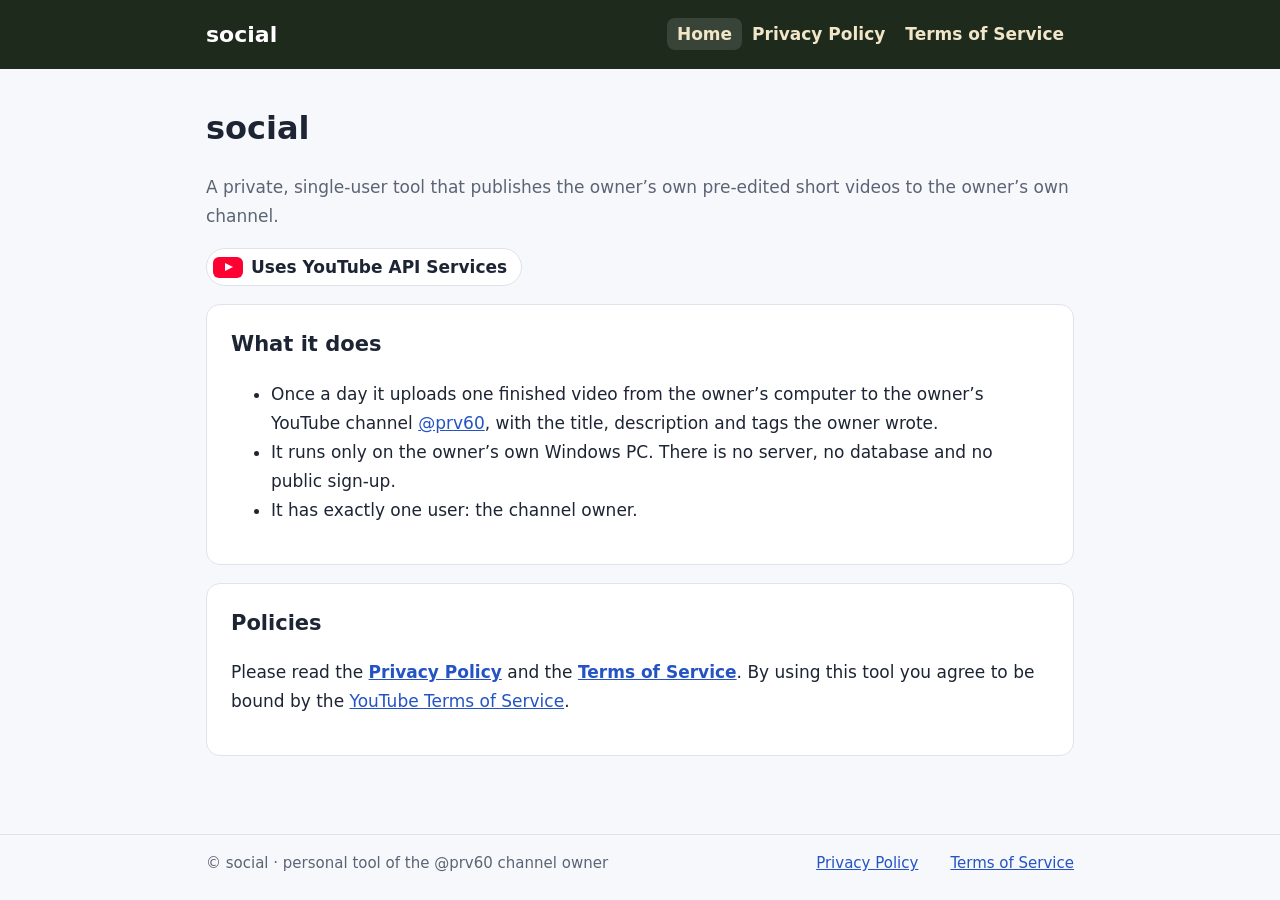
<file: index.html>
<!doctype html>
<html lang="en">
<head>
<meta charset="utf-8">
<meta name="viewport" content="width=device-width, initial-scale=1">
<title>social — personal publishing tool</title>
<link rel="stylesheet" href="style.css">
</head>
<body>
<header><div class="bar">
  <span class="brand">social</span>
  <nav><a class="on" href="./">Home</a><a href="privacy.html">Privacy Policy</a><a href="terms.html">Terms of Service</a></nav>
</div></header>
<main>
  <h1>social</h1>
  <p class="muted">A private, single-user tool that publishes the owner’s own pre-edited short videos to the owner’s own channel.</p>
  <p><span class="yt"><i></i>Uses YouTube API Services</span></p>

  <div class="card">
    <h2 style="margin-top:0">What it does</h2>
    <ul>
      <li>Once a day it uploads one finished video from the owner’s computer to the owner’s YouTube channel <a href="https://www.youtube.com/@prv60">@prv60</a>, with the title, description and tags the owner wrote.</li>
      <li>It runs only on the owner’s own Windows PC. There is no server, no database and no public sign-up.</li>
      <li>It has exactly one user: the channel owner.</li>
    </ul>
  </div>

  <div class="card">
    <h2 style="margin-top:0">Policies</h2>
    <p>Please read the <a href="privacy.html"><b>Privacy Policy</b></a> and the <a href="terms.html"><b>Terms of Service</b></a>.
    By using this tool you agree to be bound by the <a href="https://www.youtube.com/t/terms">YouTube Terms of Service</a>.</p>
  </div>
</main>
<footer><div class="bar">© social · personal tool of the @prv60 channel owner <span style="margin-inline-start:auto"></span>
  <a href="privacy.html">Privacy Policy</a><a href="terms.html">Terms of Service</a></div></footer>
</body>
</html>
</file>
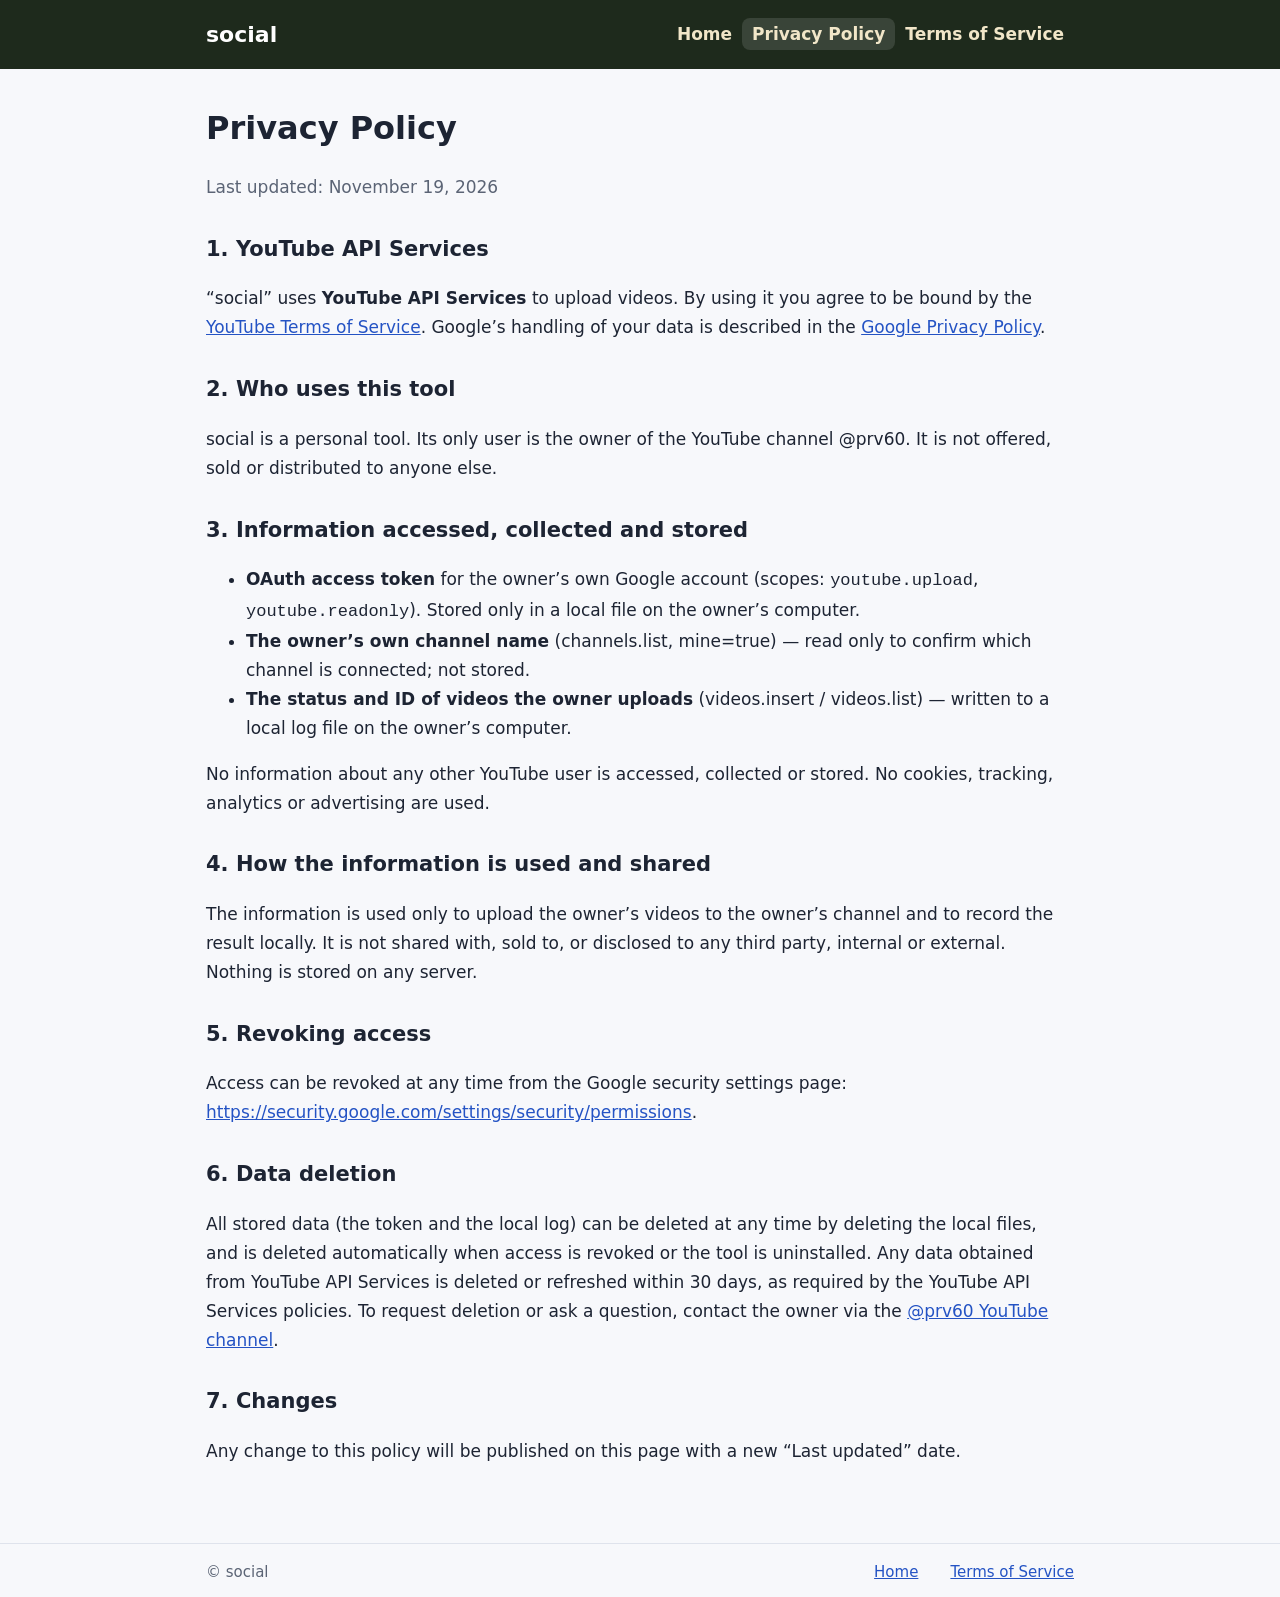
<file: privacy.html>
<!doctype html>
<html lang="en">
<head>
<meta charset="utf-8">
<meta name="viewport" content="width=device-width, initial-scale=1">
<title>social — Privacy Policy</title>
<link rel="stylesheet" href="style.css">
</head>
<body>
<header><div class="bar">
  <span class="brand">social</span>
  <nav><a href="./">Home</a><a class="on" href="privacy.html">Privacy Policy</a><a href="terms.html">Terms of Service</a></nav>
</div></header>
<main>
  <h1>Privacy Policy</h1>
  <p class="muted">Last updated: November 19, 2026</p>

  <h2>1. YouTube API Services</h2>
  <p>“social” uses <b>YouTube API Services</b> to upload videos. By using it you agree to be bound by the
  <a href="https://www.youtube.com/t/terms">YouTube Terms of Service</a>. Google’s handling of your data is described in the
  <a href="http://www.google.com/policies/privacy">Google Privacy Policy</a>.</p>

  <h2>2. Who uses this tool</h2>
  <p>social is a personal tool. Its only user is the owner of the YouTube channel @prv60. It is not offered, sold or distributed to anyone else.</p>

  <h2>3. Information accessed, collected and stored</h2>
  <ul>
    <li><b>OAuth access token</b> for the owner’s own Google account (scopes: <code>youtube.upload</code>, <code>youtube.readonly</code>). Stored only in a local file on the owner’s computer.</li>
    <li><b>The owner’s own channel name</b> (channels.list, mine=true) — read only to confirm which channel is connected; not stored.</li>
    <li><b>The status and ID of videos the owner uploads</b> (videos.insert / videos.list) — written to a local log file on the owner’s computer.</li>
  </ul>
  <p>No information about any other YouTube user is accessed, collected or stored. No cookies, tracking, analytics or advertising are used.</p>

  <h2>4. How the information is used and shared</h2>
  <p>The information is used only to upload the owner’s videos to the owner’s channel and to record the result locally.
  It is not shared with, sold to, or disclosed to any third party, internal or external. Nothing is stored on any server.</p>

  <h2>5. Revoking access</h2>
  <p>Access can be revoked at any time from the Google security settings page:
  <a href="https://security.google.com/settings/security/permissions">https://security.google.com/settings/security/permissions</a>.</p>

  <h2>6. Data deletion</h2>
  <p>All stored data (the token and the local log) can be deleted at any time by deleting the local files, and is deleted automatically
  when access is revoked or the tool is uninstalled. Any data obtained from YouTube API Services is deleted or refreshed within 30 days, as required by the YouTube API Services policies.
  To request deletion or ask a question, contact the owner via the <a href="https://www.youtube.com/@prv60">@prv60 YouTube channel</a>.</p>

  <h2>7. Changes</h2>
  <p>Any change to this policy will be published on this page with a new “Last updated” date.</p>
</main>
<footer><div class="bar">© social <span style="margin-inline-start:auto"></span>
  <a href="./">Home</a><a href="terms.html">Terms of Service</a></div></footer>
</body>
</html>
</file>
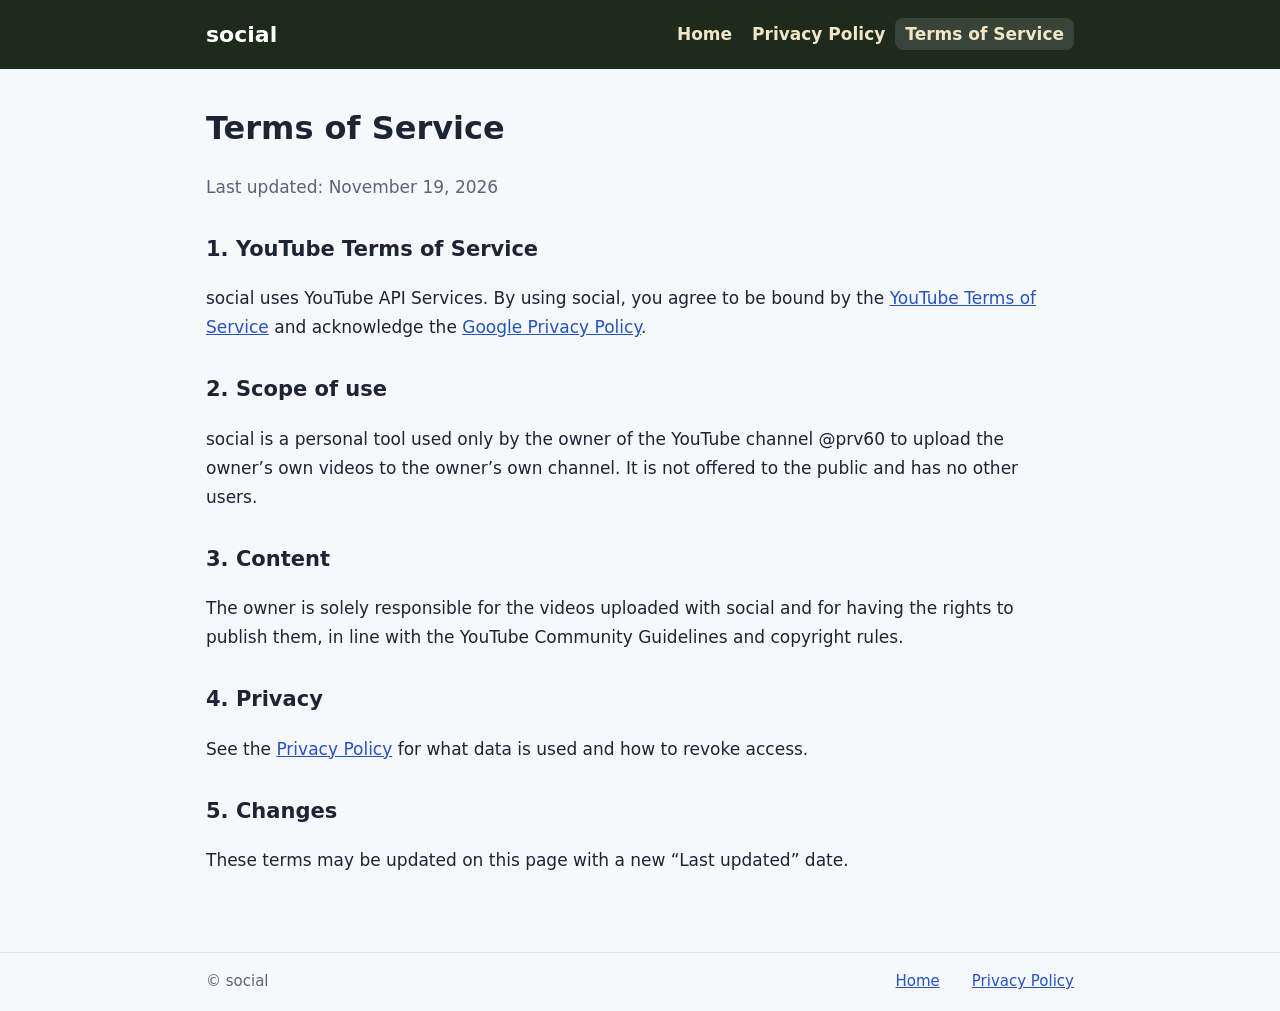
<file: terms.html>
<!doctype html>
<html lang="en">
<head>
<meta charset="utf-8">
<meta name="viewport" content="width=device-width, initial-scale=1">
<title>social — Terms of Service</title>
<link rel="stylesheet" href="style.css">
</head>
<body>
<header><div class="bar">
  <span class="brand">social</span>
  <nav><a href="./">Home</a><a href="privacy.html">Privacy Policy</a><a class="on" href="terms.html">Terms of Service</a></nav>
</div></header>
<main>
  <h1>Terms of Service</h1>
  <p class="muted">Last updated: November 19, 2026</p>

  <h2>1. YouTube Terms of Service</h2>
  <p>social uses YouTube API Services. By using social, you agree to be bound by the
  <a href="https://www.youtube.com/t/terms">YouTube Terms of Service</a> and acknowledge the
  <a href="http://www.google.com/policies/privacy">Google Privacy Policy</a>.</p>

  <h2>2. Scope of use</h2>
  <p>social is a personal tool used only by the owner of the YouTube channel @prv60 to upload the owner’s own videos to the owner’s own channel.
  It is not offered to the public and has no other users.</p>

  <h2>3. Content</h2>
  <p>The owner is solely responsible for the videos uploaded with social and for having the rights to publish them, in line with the YouTube Community Guidelines and copyright rules.</p>

  <h2>4. Privacy</h2>
  <p>See the <a href="privacy.html">Privacy Policy</a> for what data is used and how to revoke access.</p>

  <h2>5. Changes</h2>
  <p>These terms may be updated on this page with a new “Last updated” date.</p>
</main>
<footer><div class="bar">© social <span style="margin-inline-start:auto"></span>
  <a href="./">Home</a><a href="privacy.html">Privacy Policy</a></div></footer>
</body>
</html>
</file>
<file: style.css>
:root { --bg:#f7f8fb; --ink:#1d2433; --muted:#5b6475; --line:#dfe3ec; --accent:#1E2A1C; --gold:#a8873f; }
* { box-sizing: border-box; }
body { margin:0; background:var(--bg); color:var(--ink); font:17px/1.7 "Segoe UI", system-ui, -apple-system, Arial, sans-serif; }
header { background:var(--accent); color:#fff; }
.bar { max-width:900px; margin:0 auto; padding:16px; display:flex; align-items:center; gap:18px; flex-wrap:wrap; }
.brand { font-weight:700; font-size:22px; margin-inline-end:auto; }
nav a { color:#f1e6c8; text-decoration:none; font-weight:600; padding:6px 10px; border-radius:8px; }
nav a:hover, nav a.on { background:rgba(255,255,255,.12); }
main { max-width:900px; margin:0 auto; padding:32px 16px 60px; }
h1 { font-size:32px; margin:0 0 6px; }
h2 { font-size:21px; margin:30px 0 6px; }
.muted { color:var(--muted); }
.card { background:#fff; border:1px solid var(--line); border-radius:14px; padding:22px 24px; margin:18px 0; }
.yt { display:inline-flex; align-items:center; gap:8px; border:1px solid var(--line); background:#fff; border-radius:99px; padding:4px 14px 4px 6px; font-weight:600; }
.yt i { width:30px; height:21px; background:#ff0033; border-radius:6px; position:relative; }
.yt i::after { content:""; position:absolute; left:12px; top:6px; border-style:solid; border-width:4.5px 0 4.5px 8px; border-color:transparent transparent transparent #fff; }
a { color:#2453c4; }
footer { border-top:1px solid var(--line); }
footer .bar { color:var(--muted); font-size:15px; }
footer a { margin-inline-start:14px; }
</file>
